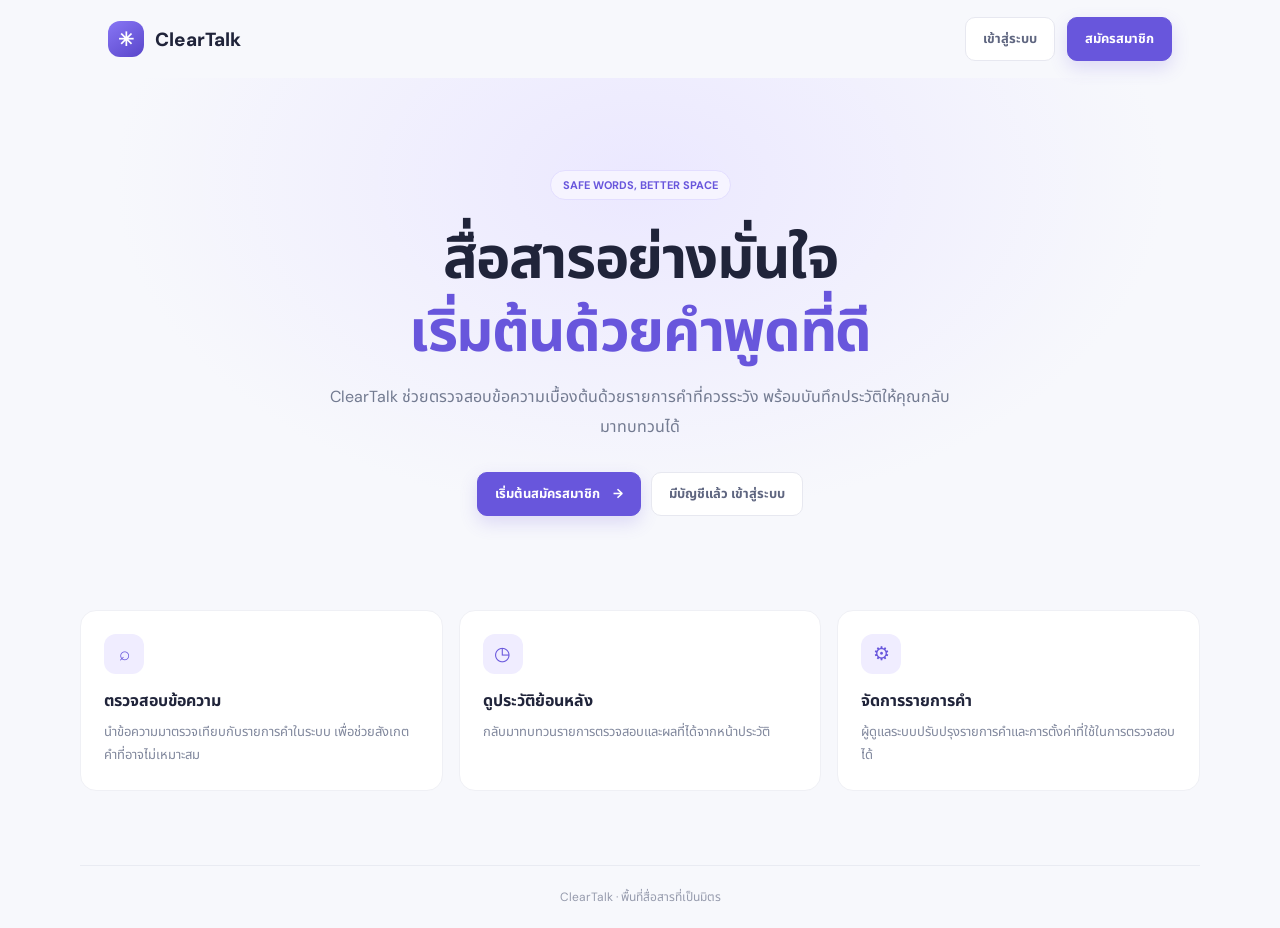
<file: home.html>
<!doctype html>
<html lang="th">
<head>
  <meta charset="utf-8">
  <meta name="viewport" content="width=device-width,initial-scale=1">
  <meta name="theme-color" content="#f7f8fc">
  <title>ClearTalk — พื้นที่สื่อสารที่เป็นมิตร</title>
  <link rel="preconnect" href="https://fonts.googleapis.com">
  <link href="https://fonts.googleapis.com/css2?family=DM+Sans:wght@400;500;600;700;800&family=Noto+Sans+Thai:wght@400;500;600;700&display=swap" rel="stylesheet">
  <link rel="stylesheet" href="larger-text.css">
  <style>
    *{box-sizing:border-box}body{margin:0;background:#f7f8fc;color:#20243a;font:15px 'DM Sans','Noto Sans Thai',sans-serif}a{text-decoration:none;color:inherit}.wrap{max-width:1120px;margin:auto;padding:0 28px}.top{height:78px;display:flex;align-items:center;justify-content:space-between}.brand{display:flex;align-items:center;gap:11px;font-size:19px;font-weight:800}.mark{width:36px;height:36px;border-radius:12px;background:linear-gradient(145deg,#8876f5,#5946ca);color:white;display:grid;place-items:center}.links{display:flex;align-items:center;gap:12px}.btn{display:inline-flex;align-items:center;justify-content:center;border:1px solid #e7e8f0;background:white;color:#5f6680;border-radius:10px;padding:11px 17px;font-size:13px;font-weight:700}.btn.primary{background:#6856dc;border-color:#6856dc;color:#fff;box-shadow:0 7px 18px #6856dc30}.hero{padding:92px 0 74px;text-align:center;background:radial-gradient(ellipse at 50% 20%,#ebe8ff 0,transparent 58%)}.pill{display:inline-block;border:1px solid #e3deff;background:#f6f4ff;color:#6856dc;padding:7px 12px;border-radius:30px;font-size:11px;font-weight:700}.hero h1{font-size:clamp(34px,6vw,58px);line-height:1.25;letter-spacing:-1.4px;max-width:800px;margin:22px auto 15px}.hero h1 span{color:#6856dc}.hero p{max-width:620px;margin:0 auto;color:#737b91;font-size:16px;line-height:1.9}.cta{display:flex;justify-content:center;gap:10px;margin-top:29px;flex-wrap:wrap}.features{display:grid;grid-template-columns:repeat(3,1fr);gap:16px;padding:20px 0 74px}.feature{background:#fff;border:1px solid #eff0f5;border-radius:16px;padding:23px}.icon{width:40px;height:40px;border-radius:12px;background:#f0edff;color:#6856dc;display:grid;place-items:center;font-size:19px}.feature h2{font-size:16px;margin:15px 0 7px}.feature p{font-size:13px;line-height:1.8;color:#81889d;margin:0}.foot{border-top:1px solid #e9ebf2;padding:22px 0;color:#969bad;font-size:12px;text-align:center}@media(max-width:700px){.wrap{padding:0 17px}.top{height:68px}.links{gap:7px}.btn{padding:9px 11px;font-size:11px}.hero{padding:68px 0 52px}.hero p{font-size:14px}.features{grid-template-columns:1fr;padding-bottom:45px}}
  </style>
  <link rel="stylesheet" href="mobile.css">
</head>
<body>
  <header class="wrap top">
    <a class="brand" href="/"><span class="mark">✳</span>ClearTalk</a>
    <nav class="links" aria-label="บัญชีผู้ใช้"><a class="btn" href="/login.html">เข้าสู่ระบบ</a><a class="btn primary" href="/register.html">สมัครสมาชิก</a></nav>
  </header>
  <main>
    <section class="hero"><div class="wrap"><span class="pill">SAFE WORDS, BETTER SPACE</span><h1>สื่อสารอย่างมั่นใจ<br><span>เริ่มต้นด้วยคำพูดที่ดี</span></h1><p>ClearTalk ช่วยตรวจสอบข้อความเบื้องต้นด้วยรายการคำที่ควรระวัง พร้อมบันทึกประวัติให้คุณกลับมาทบทวนได้</p><div class="cta"><a class="btn primary" href="/register.html">เริ่มต้นสมัครสมาชิก　→</a><a class="btn" href="/login.html">มีบัญชีแล้ว เข้าสู่ระบบ</a></div></div></section>
    <section class="wrap features" aria-label="ความสามารถ"><article class="feature"><div class="icon">⌕</div><h2>ตรวจสอบข้อความ</h2><p>นำข้อความมาตรวจเทียบกับรายการคำในระบบ เพื่อช่วยสังเกตคำที่อาจไม่เหมาะสม</p></article><article class="feature"><div class="icon">◷</div><h2>ดูประวัติย้อนหลัง</h2><p>กลับมาทบทวนรายการตรวจสอบและผลที่ได้จากหน้าประวัติ</p></article><article class="feature"><div class="icon">⚙</div><h2>จัดการรายการคำ</h2><p>ผู้ดูแลระบบปรับปรุงรายการคำและการตั้งค่าที่ใช้ในการตรวจสอบได้</p></article></section>
  </main>
  <footer class="wrap foot">ClearTalk · พื้นที่สื่อสารที่เป็นมิตร</footer>
</body>
</html>
</file>
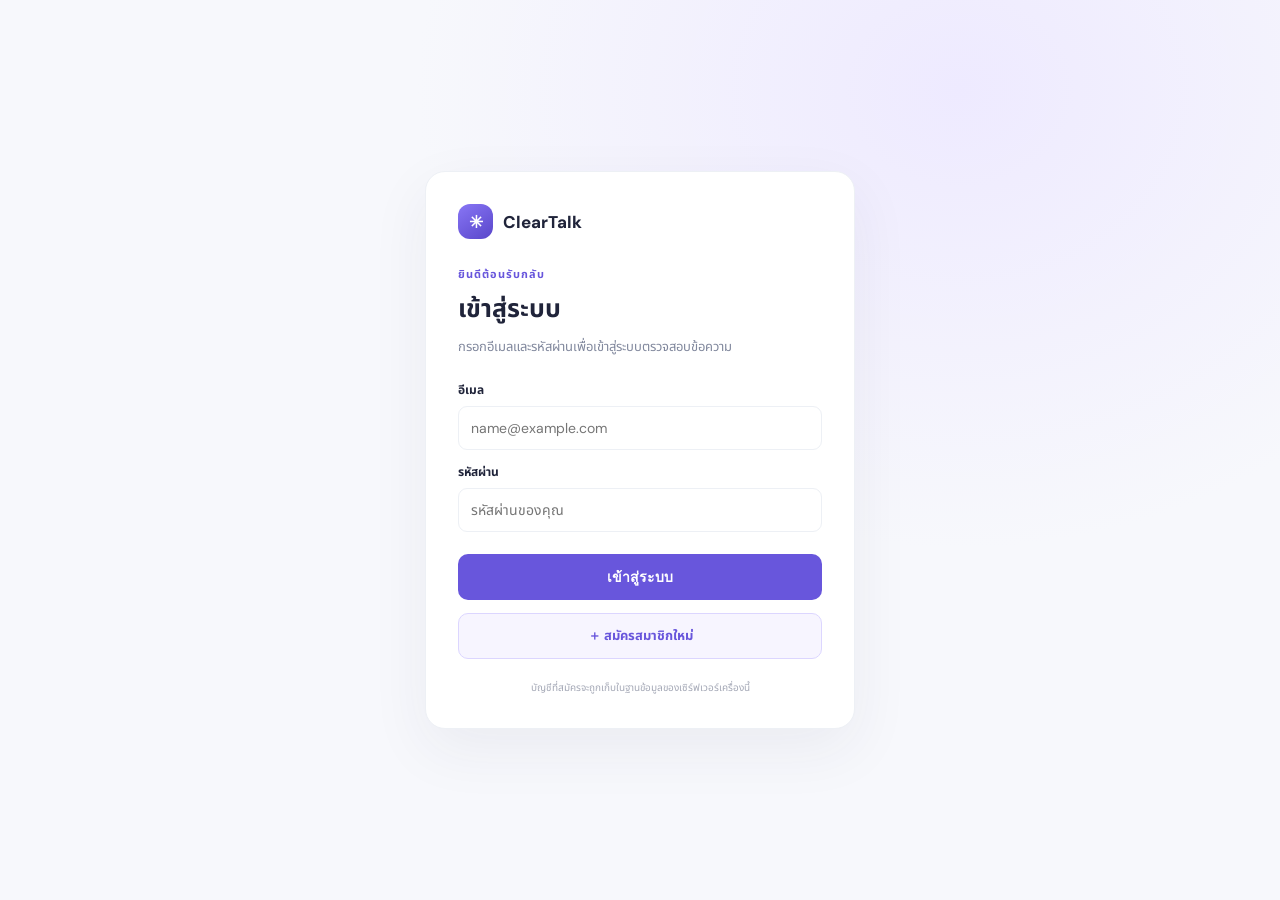
<file: login.html>
<!doctype html>
<html lang="th"><head><meta charset="utf-8"><meta name="viewport" content="width=device-width,initial-scale=1"><title>เข้าสู่ระบบ — ClearTalk</title><link rel="preconnect" href="https://fonts.googleapis.com"><link href="https://fonts.googleapis.com/css2?family=DM+Sans:wght@400;500;600;700;800&family=Noto+Sans+Thai:wght@400;500;600;700&display=swap" rel="stylesheet"><link rel="stylesheet" href="auth.css"><link rel="stylesheet" href="larger-text.css">  <link rel="stylesheet" href="mobile.css">
</head>
<body><main class="auth"><div class="brand"><div class="mark">✳</div>ClearTalk</div><div class="eyebrow">ยินดีต้อนรับกลับ</div><h1>เข้าสู่ระบบ</h1><p class="intro">กรอกอีเมลและรหัสผ่านเพื่อเข้าสู่ระบบตรวจสอบข้อความ</p><form id="auth-form" data-mode="login"><div class="field"><label for="email">อีเมล</label><input id="email" name="email" type="email" autocomplete="email" placeholder="name@example.com" required></div><div class="field"><label for="password">รหัสผ่าน</label><input id="password" name="password" type="password" autocomplete="current-password" placeholder="รหัสผ่านของคุณ" required></div><button class="submit" type="submit">เข้าสู่ระบบ</button><div id="notice" class="notice" role="status"></div></form><a class="register-cta" href="register.html">＋ สมัครสมาชิกใหม่</a><div class="fine">บัญชีที่สมัครจะถูกเก็บในฐานข้อมูลของเซิร์ฟเวอร์เครื่องนี้</div></main><script src="auth.js"></script></body></html>
</file>
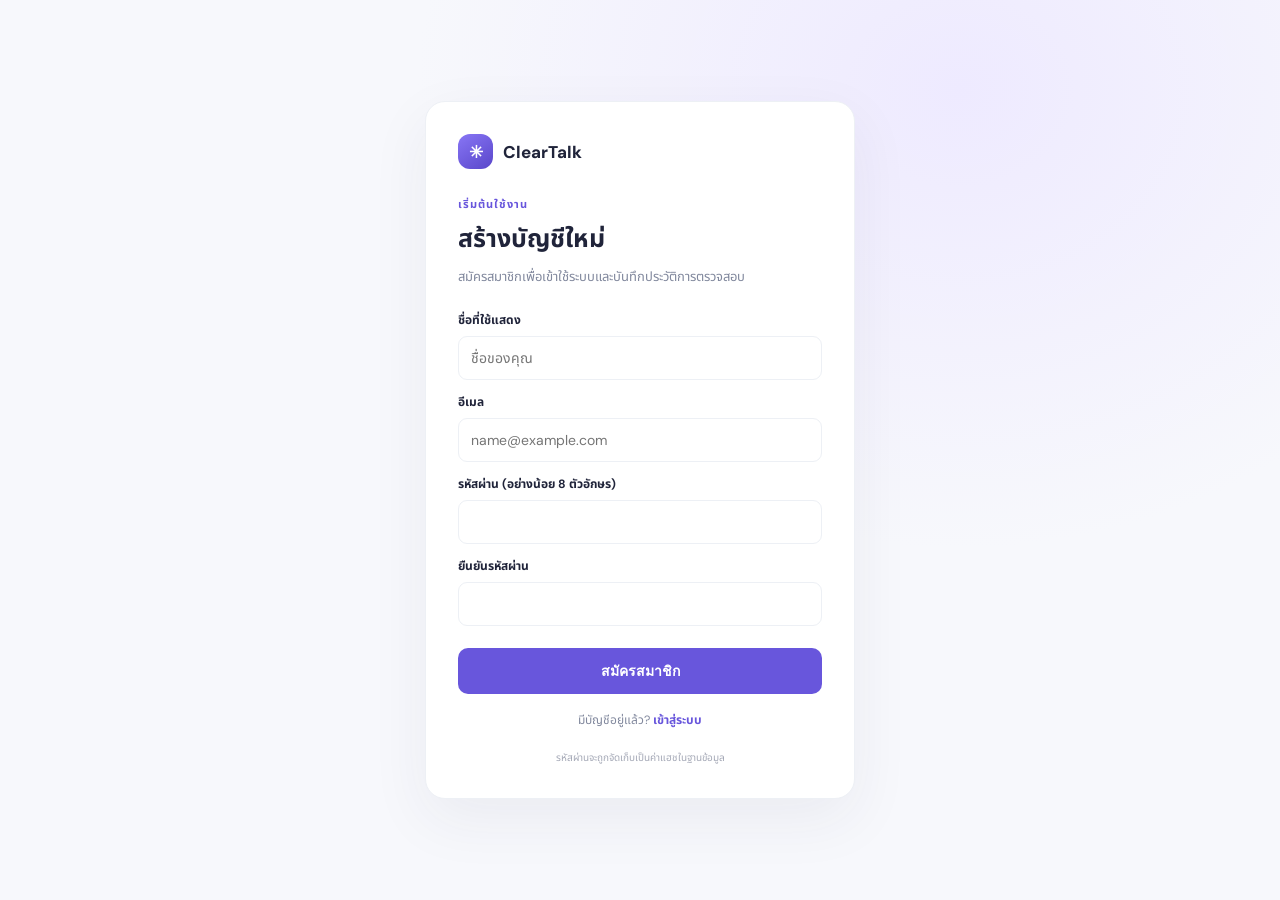
<file: register.html>
<!doctype html>
<html lang="th"><head><meta charset="utf-8"><meta name="viewport" content="width=device-width,initial-scale=1"><title>สมัครสมาชิก — ClearTalk</title><link rel="preconnect" href="https://fonts.googleapis.com"><link href="https://fonts.googleapis.com/css2?family=DM+Sans:wght@400;500;600;700;800&family=Noto+Sans+Thai:wght@400;500;600;700&display=swap" rel="stylesheet"><link rel="stylesheet" href="auth.css"><link rel="stylesheet" href="larger-text.css">  <link rel="stylesheet" href="mobile.css">
</head>
<body><main class="auth"><div class="brand"><div class="mark">✳</div>ClearTalk</div><div class="eyebrow">เริ่มต้นใช้งาน</div><h1>สร้างบัญชีใหม่</h1><p class="intro">สมัครสมาชิกเพื่อเข้าใช้ระบบและบันทึกประวัติการตรวจสอบ</p><form id="auth-form" data-mode="register"><div class="field"><label for="name">ชื่อที่ใช้แสดง</label><input id="name" name="name" autocomplete="name" placeholder="ชื่อของคุณ" maxlength="80" required></div><div class="field"><label for="email">อีเมล</label><input id="email" name="email" type="email" autocomplete="email" placeholder="name@example.com" required></div><div class="field"><label for="password">รหัสผ่าน (อย่างน้อย 8 ตัวอักษร)</label><input id="password" name="password" type="password" autocomplete="new-password" minlength="8" required></div><div class="field"><label for="confirm">ยืนยันรหัสผ่าน</label><input id="confirm" name="confirm" type="password" autocomplete="new-password" minlength="8" required></div><button class="submit" type="submit">สมัครสมาชิก</button><div id="notice" class="notice" role="status"></div></form><div class="switch">มีบัญชีอยู่แล้ว? <a href="login.html">เข้าสู่ระบบ</a></div><div class="fine">รหัสผ่านจะถูกจัดเก็บเป็นค่าแฮชในฐานข้อมูล</div></main><script src="auth.js"></script></body></html>
</file>
<file: larger-text.css>
/* Readability pass: raise the small labels and supporting copy across ClearTalk. */
body{font-size:16px}
.nav button{font-size:14px}
.nav-label{font-size:11px}
.crumb{font-size:13px}
.top-user{font-size:13px}
.page-head h1{font-size:28px}
.page-head p{font-size:14px;line-height:1.65}
.eyebrow{font-size:11px}
.button{font-size:13px}
.card{padding:21px}
.stat-top{font-size:13px}
.stat-value{font-size:28px}
.stat-foot{font-size:12px;line-height:1.5}
.card-title h3,.panel h3{font-size:16px}
.card-title p,.panel-sub{font-size:12px;line-height:1.6}
.table th{font-size:11px}
.table td{font-size:12px;line-height:1.5}
.status{font-size:11px}
.select,.search{font-size:12px}
.check-chip{font-size:11px}
.input-foot{font-size:11px}
.result-text{font-size:13px;line-height:1.8}
.result-head strong{font-size:13px}
.tag{font-size:11px}
.aside-card h4{font-size:13px}
.tip{font-size:12px;line-height:1.7}
.activity-row{font-size:12px}
.pagination{font-size:11px}
.auth{font-size:16px}
.auth h1{font-size:25px}
.intro{font-size:13px}
.field label{font-size:12px}
.field input{font-size:14px}
.submit{font-size:14px}
.switch{font-size:12px}
.notice{font-size:12px}
.fine{font-size:10px}
@media(max-width:680px){.page-head h1{font-size:23px}.page-head p{font-size:12px}.stat-top{font-size:12px}.stat-foot{font-size:11px}.table td{font-size:11px}}
</file>
<file: mobile.css>
/* Shared phone layout for ClearTalk pages. */
@media (max-width: 680px) {
  html { -webkit-text-size-adjust: 100%; text-size-adjust: 100%; }
  body { max-width: 100%; overflow-x: hidden; }
  img, svg, video, canvas { max-width: 100%; }
  input, select, textarea, button { max-width: 100%; }

  #sidebar.sidebar {
    width: min(280px, 85vw);
    max-height: 100vh;
    max-height: 100dvh;
    overflow-y: auto;
    padding: 18px 14px calc(18px + env(safe-area-inset-bottom));
    z-index: 30;
  }
  .main { min-width: 0; }
  .topbar {
    gap: 8px;
    padding-left: 12px !important;
    padding-right: 12px !important;
  }
  .topbar > div:first-child { min-width: 0; gap: 8px !important; }
  .mobile-menu {
    width: 42px;
    height: 42px;
    min-width: 42px;
    border-radius: 10px;
    flex: 0 0 42px;
    touch-action: manipulation;
  }
  .crumb { min-width: 0; overflow: hidden; text-overflow: ellipsis; white-space: nowrap; }
  .top-actions { min-width: 0; gap: 6px !important; }
  .top-actions button { min-width: 40px; min-height: 40px; }
  .top-user { min-width: 0; gap: 6px; }
  .top-user > span:not(:last-child) {
    max-width: 27vw;
    overflow: hidden;
    text-overflow: ellipsis;
    white-space: nowrap;
  }
  .content {
    width: 100%;
    max-width: 100%;
    padding: 22px 14px 40px !important;
  }
  .page-head {
    display: flex;
    flex-direction: column;
    align-items: stretch;
    gap: 10px;
  }
  .page-head > .button { width: 100%; justify-content: center; }
  .grid.stats { grid-template-columns: repeat(2, minmax(0, 1fr)) !important; }
  .dashboard-grid, .workspace { grid-template-columns: minmax(0, 1fr) !important; }
  .workspace-aside { grid-template-columns: minmax(0, 1fr) !important; }
  .card, .panel, .aside-card, .table-card, .auth-card, .auth {
    min-width: 0;
    max-width: 100%;
  }
  .table-card, .card {
    overflow-x: auto;
    overscroll-behavior-x: contain;
    -webkit-overflow-scrolling: touch;
  }
  .table { min-width: 560px; }
  .filterbar { align-items: stretch; }
  .filterbar .search { min-width: 0; width: 100%; flex: 1 1 100%; }
  .filterbar select { min-height: 44px; flex: 1 1 calc(50% - 8px); }
  textarea { width: 100%; min-height: 150px; }
  .field input, .field textarea, .search, select { min-height: 44px; font-size: 16px; }
  .button, .btn, .submit { min-height: 42px; }
  .donut-wrap, .chart-legend { flex-wrap: wrap; }
  .pagination { flex-wrap: wrap; gap: 8px; }
  .wrap { padding-left: 16px; padding-right: 16px; }
  .top { gap: 8px; }
  .links { flex-wrap: wrap; justify-content: flex-end; }
  .auth-shell { padding: 18px 12px; }
  .auth-card, .auth { padding: 22px 18px; }
}
</file>
<file: auth.css>
*{box-sizing:border-box}body{margin:0;min-height:100vh;background:radial-gradient(ellipse at 75% 10%,#eeeaff 0,transparent 40%),#f7f8fc;color:#20243a;font:14px 'DM Sans','Noto Sans Thai',sans-serif;display:grid;place-items:center;padding:20px}.auth{width:min(100%,430px);background:#fff;border:1px solid #edf0f5;border-radius:20px;padding:32px;box-shadow:0 20px 60px #34345510}.brand{display:flex;align-items:center;gap:10px;font-weight:800;font-size:17px;margin-bottom:27px}.mark{height:35px;width:35px;border-radius:12px;background:linear-gradient(145deg,#8876f5,#5946ca);color:#fff;display:grid;place-items:center}.eyebrow{font-size:10px;color:#6856dc;font-weight:700;letter-spacing:1px}.auth h1{font-size:23px;margin:7px 0}.intro{color:#81889d;font-size:11px;line-height:1.8;margin:7px 0 22px}.field{display:grid;gap:7px;margin:13px 0}.field label{font-size:10px;font-weight:700}.field input{border:1px solid #edf0f5;border-radius:9px;padding:12px;font:inherit;font-size:12px;outline:none}.field input:focus{border-color:#b7adfa;box-shadow:0 0 0 3px #6856dc12}.submit{width:100%;border:0;border-radius:10px;background:#6856dc;color:white;padding:12px;font-weight:700;margin-top:9px;cursor:pointer}.submit:disabled{opacity:.6;cursor:wait}.switch{text-align:center;font-size:10px;color:#81889d;margin-top:17px}.switch a{color:#6856dc;font-weight:700;text-decoration:none}.notice{display:none;margin-top:12px;padding:10px;border-radius:8px;font-size:10px;line-height:1.5}.notice.error{display:block;background:#fff0ef;color:#bd5754}.notice.success{display:block;background:#eaf7f1;color:#348960}.fine{font-size:9px;line-height:1.7;color:#a3a7b5;text-align:center;margin-top:20px}
 .register-cta{display:flex;align-items:center;justify-content:center;width:100%;margin-top:13px;padding:12px;border:1px solid #dcd6ff;border-radius:10px;background:#f7f5ff;color:#6856dc;font-size:13px;font-weight:700;text-decoration:none;transition:.2s}.register-cta:hover{background:#efecff}
</file>
